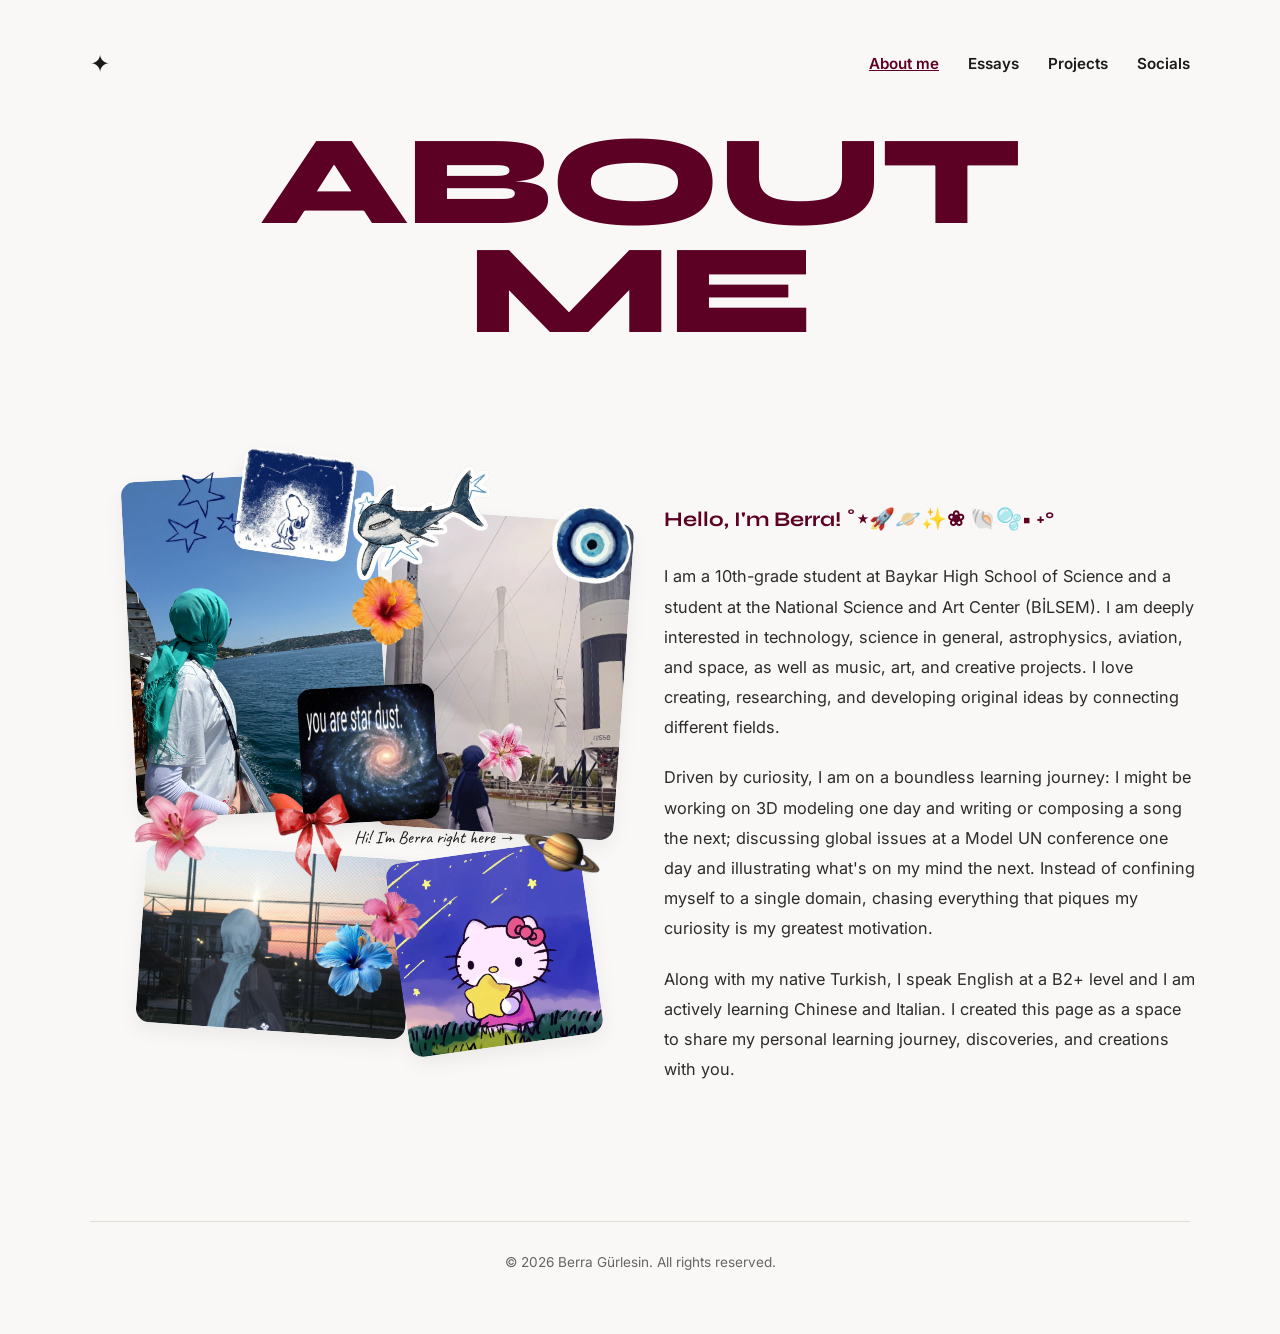
<file: index.html>
<!DOCTYPE html>
<html lang="en">
<head>
    <meta charset="UTF-8">
    <meta name="viewport" content="width=device-width, initial-scale=1.0">
    <title>Berra Gürlesin - About Me</title>
    <link rel="stylesheet" href="style.css?v=2">
    <link href="https://fonts.googleapis.com/css2?family=Caveat:wght@400;700&family=Inter:wght@400;600;700&family=Syne:wght@700;800&display=swap" rel="stylesheet">
</head>
<body>

    <div class="container">
        <header class="header">
            <span class="star-icon">✦</span>
            <nav class="nav">
                <a href="index.html" class="active">About me</a>
                <a href="essays.html">Essays</a>
                <a href="projects.html">Projects</a>
                <a href="socials.html">Socials</a>
            </nav>
        </header>

        <section>
            <h1 class="hero-title">ABOUT ME</h1>

            <div class="scrapbook-canvas">
                
                <div class="photo-card photo-2 asset"><img src="images/me-1.jpg" alt="Me 1"></div>
                <div class="photo-card photo-1 asset">
                    <img src="images/me-2.jpg" alt="Me 2">
                    <span class="handwritten-note">Hi! I'm Berra right here →</span>
                </div>
                <div class="photo-card photo-4 asset"><img src="images/me-4.jpg" alt="Me 4"></div>
                <div class="photo-card photo-5 asset"><img src="images/me-5.jpg" alt="Me 5"></div>

                
                <div class="sticker-card sticker-snoopy asset"><img src="images/snoopy.jpg" alt="Snoopy"></div>
                <div class="sticker-card sticker-galaxy asset">
                    <img src="images/galaxy.jpg" alt="Galaxy">
                </div>

                
                <img src="images/ribbon.png" class="png-ribbon asset" alt="Ribbon">
                <img src="images/saturn.png" class="png-saturn asset" alt="Saturn">
                <img src="images/whale.png" class="png-whale asset" alt="Whale">
                <img src="images/evil-eye.png" class="png-eye asset" alt="Evil Eye">
                <img src="images/stars-drawn.png" class="png-stars asset" alt="Stars Drawn">

                
                <img src="images/flower-1.png" class="png-flower-1 asset" alt="Flower 1">
                <img src="images/flower-2.png" class="png-flower-2 asset" alt="Flower 2">
                <img src="images/flower-3.png" class="png-flower-3 asset" alt="Flower 3">
                <img src="images/flower-4.png" class="png-flower-4 asset" alt="Flower 4">
                <img src="images/flower-5.png" class="png-flower-5 asset" alt="Flower 5">

                
                <div class="bio-inline">
                    <p>Hello, I'm Berra! ˚⋆🚀🪐✨❀ 🐚🫧𓇼 ˖°</p>
                    <p>I am a 10th-grade student at Baykar High School of Science and a student at the National Science and Art Center (BİLSEM). I am deeply interested in technology, science in general, astrophysics, aviation, and space, as well as music, art, and creative projects. I love creating, researching, and developing original ideas by connecting different fields.</p>
                    <p>Driven by curiosity, I am on a boundless learning journey: I might be working on 3D modeling one day and writing or composing a song the next; discussing global issues at a Model UN conference one day and illustrating what's on my mind the next. Instead of confining myself to a single domain, chasing everything that piques my curiosity is my greatest motivation.</p>
                    <p>Along with my native Turkish, I speak English at a B2+ level and I am actively learning Chinese and Italian. I created this page as a space to share my personal learning journey, discoveries, and creations with you.</p>
                </div>
            </div>
        </section>

        </body>
</html>
<div class="scrapbook-canvas">
    <!-- Masaüstünde görünen resimler burada duruyor -->
</div>

<div class="bio-single-block">
    <h2>Hello, I'm Berra! ˚⋆🚀🪐✨❀ </h2>
    <p>I am a 10th-grade student at Baykar High School of Science and a student at the National Science and Art Center (BİLSEM). I am deeply interested in technology, science in general, astrophysics, aviation, and space, as well as music, art, and creative projects. I love creating, researching, and developing original ideas by connecting different fields.</p>
    <p>Driven by curiosity, I am on a boundless learning journey: I might be working on 3D modeling one day and writing or composing a song the next; discussing global issues at a Model UN conference one day and illustrating what's on my mind the next. Instead of confining myself to a single domain, chasing everything that piques my curiosity is my greatest motivation.</p>
    <p>Along with my native Turkish, I speak English at a B2+ level and I am actively learning Chinese and Italian. I created this page as a space to share my personal learning journey, discoveries, and creations with you.</p>
</div>

        <footer>
            <p>© 2026 Berra Gürlesin. All rights reserved.</p>
        </footer>
    </div>
</file>
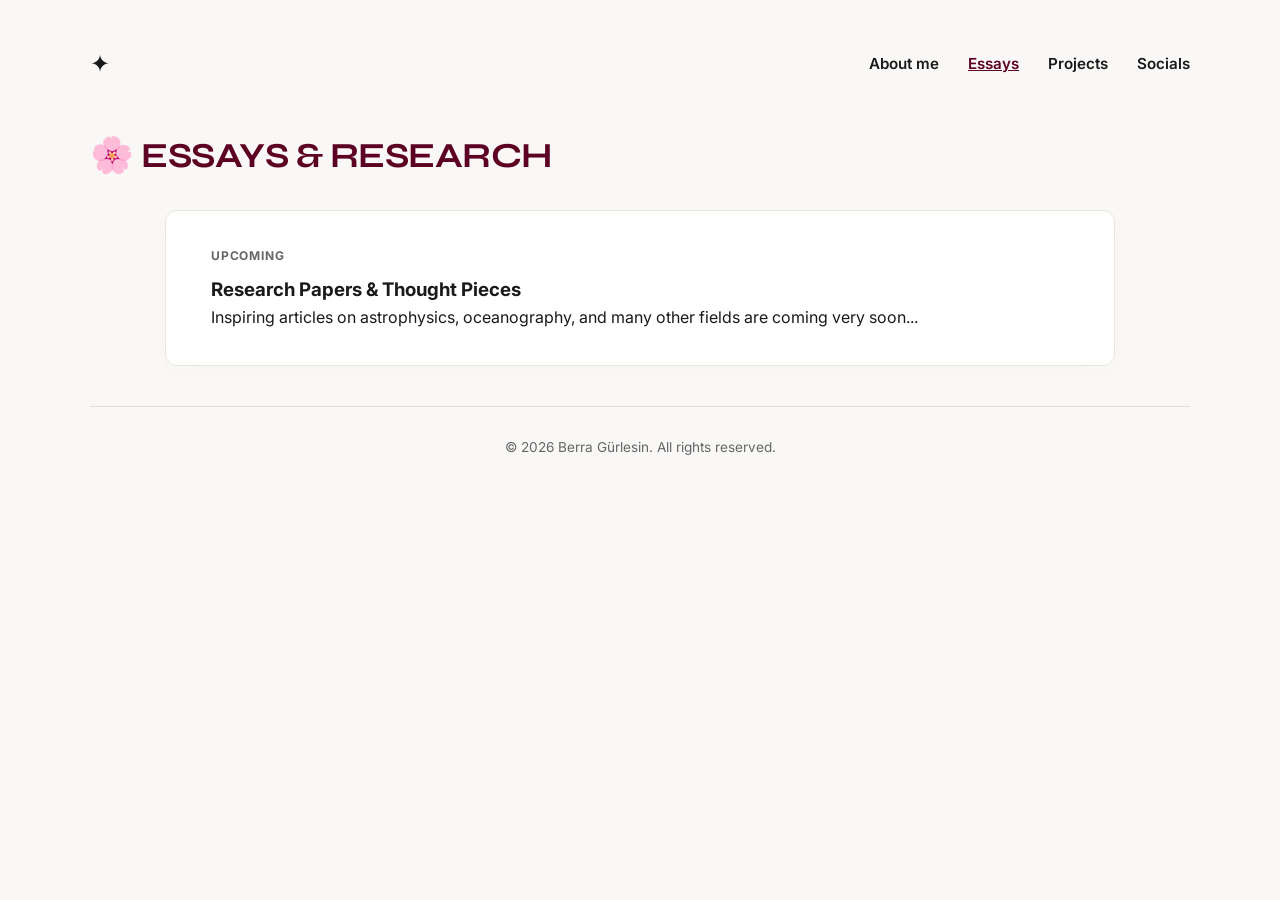
<file: essays.html>
<!DOCTYPE html>
<html lang="en">
<head>
    <meta charset="UTF-8">
    <meta name="viewport" content="width=device-width, initial-scale=1.0">
    <title>Berra Gürlesin - Essays</title>
    <link rel="stylesheet" href="style.css">
    <link href="https://fonts.googleapis.com/css2?family=Inter:wght@400;600;700&family=Syne:wght@700;800&display=swap" rel="stylesheet">
</head>
<body>

    <div class="container">
        <header class="header">
            <span class="star-icon">✦</span>
            <nav class="nav">
                <a href="index.html">About me</a>
                <a href="essays.html" class="active">Essays</a>
                <a href="projects.html">Projects</a>
                <a href="socials.html">Socials</a>
            </nav>
        </header>

        <section>
            <h2 class="section-title">🌸 ESSAYS & RESEARCH</h2>
            <div class="wide-card">
                <span class="tag">UPCOMING</span>
                <h3>Research Papers & Thought Pieces</h3>
                <p>Inspiring articles on astrophysics, oceanography, and many other fields are coming very soon...</p>
            </div>
        </section>

        <footer>
            <p>© 2026 Berra Gürlesin. All rights reserved.</p>
        </footer>
    </div>

</body>
</html>
</file>
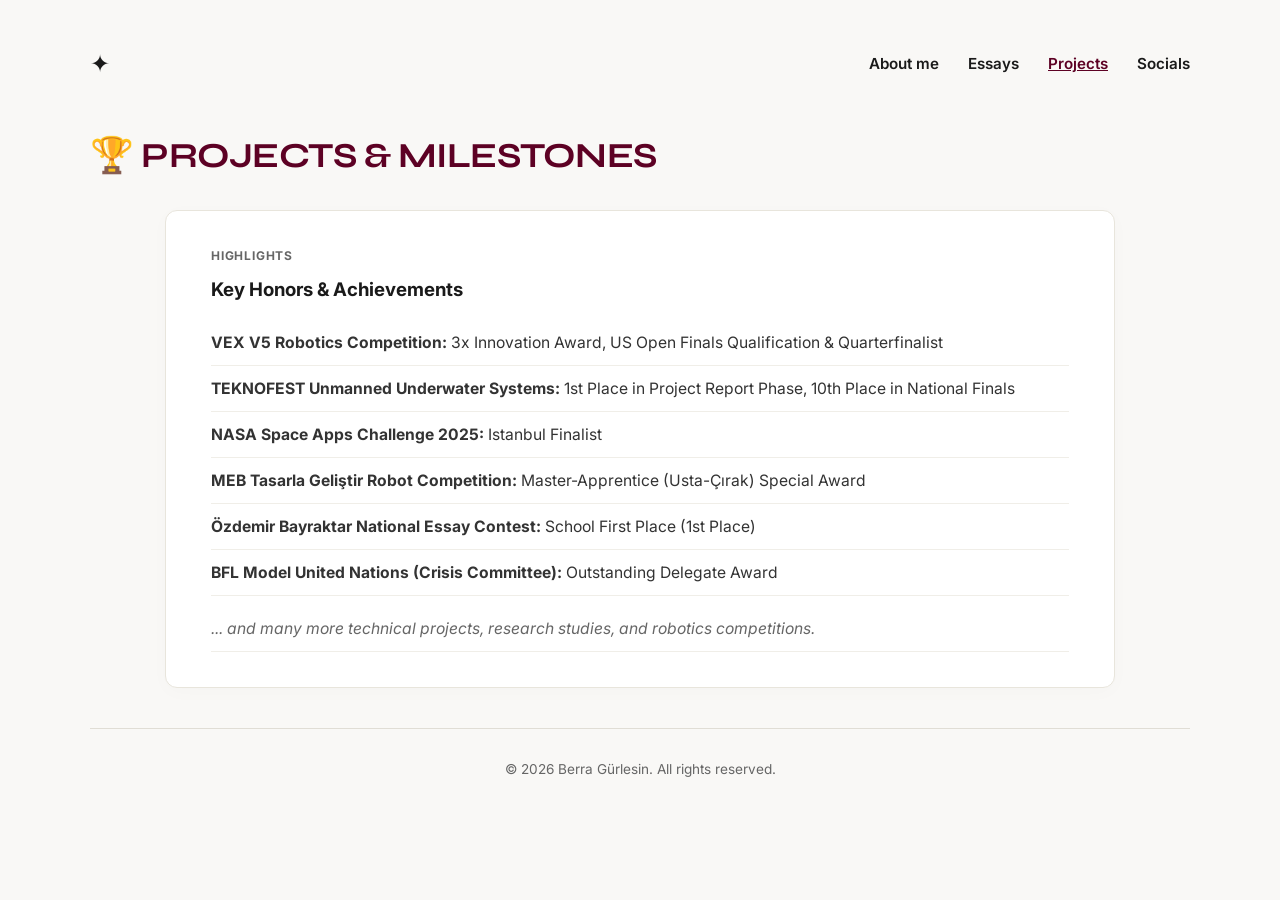
<file: projects.html>
<!DOCTYPE html>
<html lang="en">
<head>
    <meta charset="UTF-8">
    <meta name="viewport" content="width=device-width, initial-scale=1.0">
    <title>Berra Gürlesin - Projects</title>
    <link rel="stylesheet" href="style.css">
    <link href="https://fonts.googleapis.com/css2?family=Inter:wght@400;600;700&family=Syne:wght@700;800&display=swap" rel="stylesheet">
</head>
<body>

    <div class="container">
        <header class="header">
            <span class="star-icon">✦</span>
            <nav class="nav">
                <a href="index.html">About me</a>
                <a href="essays.html">Essays</a>
                <a href="projects.html" class="active">Projects</a>
                <a href="socials.html">Socials</a>
            </nav>
        </header>

        <section>
            <h2 class="section-title">🏆 PROJECTS & MILESTONES</h2>
            <div class="wide-card">
                <span class="tag">HIGHLIGHTS</span>
                <h3>Key Honors & Achievements</h3>
                <ul class="milestones-list">
                    <li><strong>VEX V5 Robotics Competition:</strong> 3x Innovation Award, US Open Finals Qualification & Quarterfinalist</li>
                    <li><strong>TEKNOFEST Unmanned Underwater Systems:</strong> 1st Place in Project Report Phase, 10th Place in National Finals</li>
                    <li><strong>NASA Space Apps Challenge 2025:</strong> Istanbul Finalist</li>
                    <li><strong>MEB Tasarla Geliştir Robot Competition:</strong> Master-Apprentice (Usta-Çırak) Special Award</li>
                    <li><strong>Özdemir Bayraktar National Essay Contest:</strong> School First Place (1st Place)</li>
                    <li><strong>BFL Model United Nations (Crisis Committee):</strong> Outstanding Delegate Award</li>
                    <li style="font-style: italic; color: #666; margin-top: 10px;">... and many more technical projects, research studies, and robotics competitions.</li>
                </ul>
            </div>
        </section>

        <footer>
            <p>© 2026 Berra Gürlesin. All rights reserved.</p>
        </footer>
    </div>

</body>
</html>
</file>
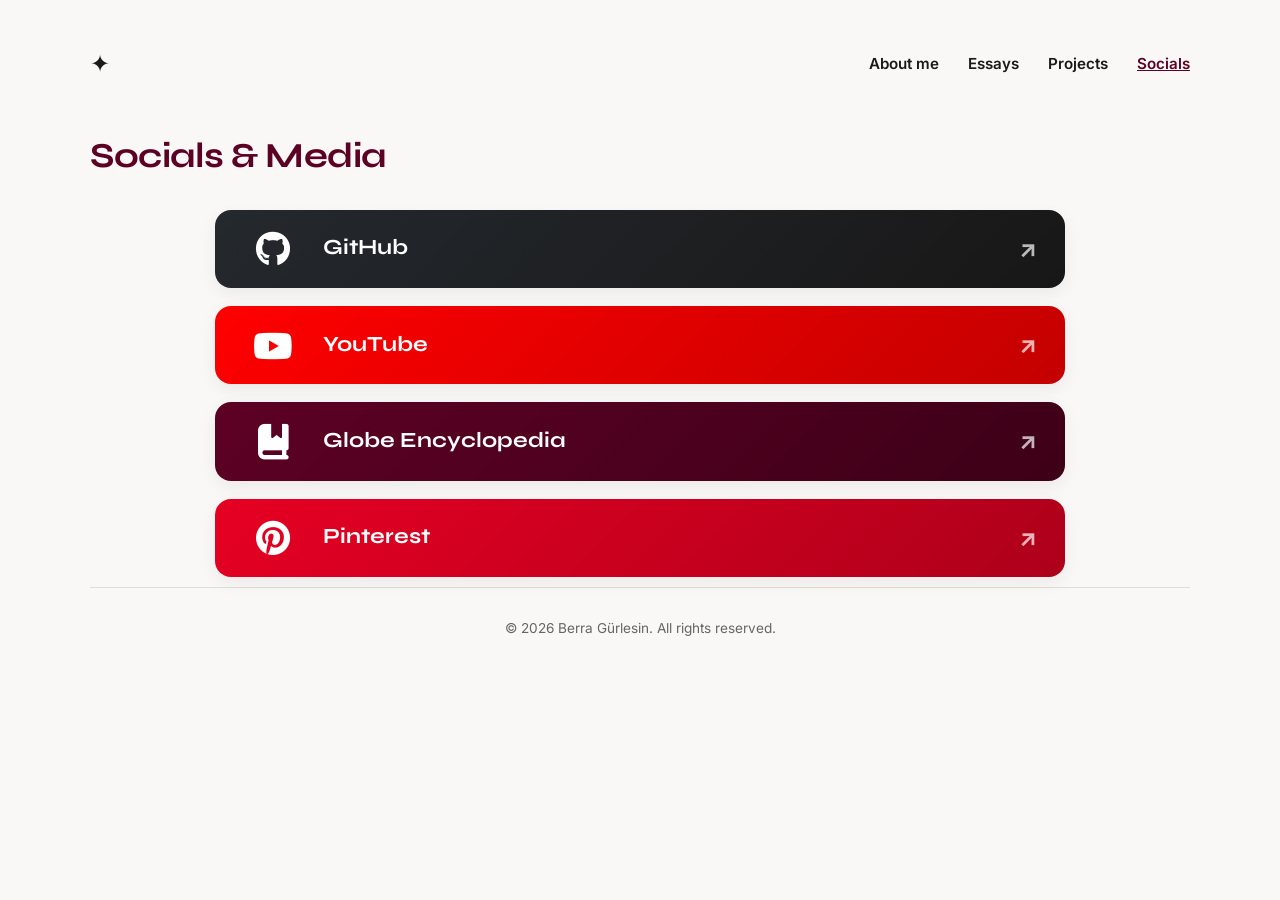
<file: socials.html>
<!DOCTYPE html>
<html lang="en">
<head>
    <meta charset="UTF-8">
    <meta name="viewport" content="width=device-width, initial-scale=1.0">
    <title>Berra Gürlesin - Socials</title>
    <link rel="stylesheet" href="style.css">
    <link href="https://fonts.googleapis.com/css2?family=Inter:wght@400;600;700&family=Syne:wght@700;800&display=swap" rel="stylesheet">
    <link rel="stylesheet" href="https://cdnjs.cloudflare.com/ajax/libs/font-awesome/6.4.0/css/all.min.css">
</head>
<body>

    <div class="container">
        <header class="header">
            <span class="star-icon">✦</span>
            <nav class="nav">
                <a href="index.html">About me</a>
                <a href="essays.html">Essays</a>
                <a href="projects.html">Projects</a>
                <a href="socials.html" class="active">Socials</a>
            </nav>
        </header>

        <section>
            <h2 class="section-title">Socials & Media</h2>
            
            <div class="social-list-container">
                
                <a href="https://github.com/berragurlesin" target="_blank" rel="noopener noreferrer" class="social-card github">
                    <div class="social-icon">
                        <i class="fa-brands fa-github"></i>
                    </div>
                    <div class="social-info">
                        <h3>GitHub</h3>
                    </div>
                    <span class="arrow">↗</span>
                </a>


                <a href="https://www.youtube.com/@BerraG%C3%BCrlesin" target="_blank" rel="noopener noreferrer" class="social-card youtube">
                    <div class="social-icon">
                        <i class="fa-brands fa-youtube"></i>
                    </div>
                    <div class="social-info">
                        <h3>YouTube</h3>
                    </div>
                    <span class="arrow">↗</span>
                </a>

                <a href="https://kureansiklopedi.com/tr/profil/berragurlesin_" target="_blank" rel="noopener noreferrer" class="social-card kure">
                    <div class="social-icon">
                        <i class="fa-solid fa-book-bookmark"></i>
                    </div>
                    <div class="social-info">
                        <h3>Globe Encyclopedia</h3>
                    </div>
                    <span class="arrow">↗</span>
                </a>

                <a href="https://tr.pinterest.com/brrgrlsn/_profile/_created/" target="_blank" rel="noopener noreferrer" class="social-card pinterest">
                    <div class="social-icon">
                        <i class="fa-brands fa-pinterest"></i>
                    </div>
                    <div class="social-info">
                        <h3>Pinterest</h3>
                    </div>
                    <span class="arrow">↗</span>
                </a>
            </div>
        </section>

        <footer>
            <p>© 2026 Berra Gürlesin. All rights reserved.</p>
        </footer>
    </div>

</body>
</html>
</file>
<file: style.css>
:root {
    --bg: #f9f8f6;
    --text: #1a1a1a;
    --muted: #666666;
    --cherry: #5D0124;
}

* {
    margin: 0;
    padding: 0;
    box-sizing: border-box;
}

body {
    background-color: var(--bg);
    color: var(--text);
    font-family: 'Inter', sans-serif;
    padding: 30px 5%;
    line-height: 1.6;
}

.container {
    max-width: 1100px;
    margin: 0 auto;
}


.header {
    display: flex;
    justify-content: space-between;
    align-items: center;
    margin-bottom: 30px;
    padding: 15px 0;
}

.star-icon {
    font-size: 1.5rem;
}

.nav a {
    color: var(--text);
    text-decoration: none;
    margin-left: 25px;
    font-size: 0.95rem;
    font-weight: 600;
    transition: opacity 0.2s;
}

.nav a:hover, .nav a.active {
    color: var(--cherry);
    text-decoration: underline;
}


.hero-title {
    font-family: 'Syne', sans-serif;
    font-size: clamp(3.5rem, 10vw, 8.5rem);
    font-weight: 800;
    text-align: center;
    line-height: 0.85;
    letter-spacing: -2px;
    color: var(--cherry);
    margin: 20px 0 5px 0;
}


.scrapbook-canvas {
    position: relative;
    left: 50%;
    transform: translateX(-50%);
    width: 95vw;
    max-width: 1400px;
    height: 820px;
    margin-bottom: 50px;
}

.asset {
    position: absolute;
    transition: transform 0.25s ease, z-index 0.25s;
}

.asset img {
    display: block;
    width: 100%;
    height: auto;
}

.photo-card img, .sticker-card img {
    border-radius: 14px;
    box-shadow: 0 8px 20px rgba(0, 0, 0, 0.06);
}


.photo-2 { width: 253px; top: 125px; left: 8%; transform: rotate(-3deg); }
.photo-1 { width: 239px; top: 165px; left: 29%; transform: rotate(4deg); }
.photo-4 { width: 270px; top: 500px; left: 9%; transform: rotate(4deg); }
.photo-5 { width: 195px; top: 500px; left: 30%; transform: rotate(-8deg); }


.sticker-snoopy { width: 113px; top: 102px; left: 17%; transform: rotate(8deg); }
.sticker-galaxy { width: 137px; top: 335px; left: 22%; transform: rotate(-3deg); }

.handwritten-note {
    font-family: 'Caveat', cursive;
    font-size: 1.1rem;
    position: absolute;
    bottom: -22px;
    left: -20px;
    white-space: nowrap;
    transform: rotate(-4deg);
}

.png-ribbon { width: 80px; top: 426px; left: 20%; transform: rotate(-8deg); z-index: 12; }
.png-saturn { width: 110px; top: 445px; left: 39%; transform: rotate(15deg); z-index: 12; }
.png-whale { width: 150px; top: 95px; left: 26%; transform: rotate(-10deg); z-index: 12; }
.png-stars { width: 93px; top: 113px; left: 10%; z-index: 12; }
.png-eye { width: 97px; top: 145px; left: 42%; transform: rotate(-12deg); z-index: 12; }

.png-flower-1 { width: 95px; top: 435px; left: 8%; transform: rotate(-10deg); z-index: 12; }
.png-flower-2 { width: 80px; top: 220px; left: 26%; transform: rotate(15deg); z-index: 12; }
.png-flower-3 { width: 62px; top: 535px; left: 27%; transform: rotate(6deg); z-index: 12; }
.png-flower-4 { width: 68px; top: 365px; left: 36%; transform: rotate(20deg); z-index: 12; }
.png-flower-5 { width: 85px; top: 565px; left: 23%; transform: rotate(-15deg); z-index: 12; }

.asset:hover {
    transform: scale(1.08) rotate(0deg);
    z-index: 50;
}

.bio-inline {
    position: absolute;
    top: 150px;
    left: 52%;
    width: 44%;
    max-width: 560px;
}

.bio-inline p {
    font-size: 1.02rem;
    color: #2b2b2b;
    line-height: 1.85;
    margin-bottom: 20px;
    font-family: 'Inter', sans-serif;
}

.bio-inline p:first-child {
    font-family: 'Syne', sans-serif;
    font-size: 1.3rem;
    font-weight: 700;
    color: var(--cherry);
    margin-bottom: 22px;
}

.bio-inline p:last-child {
    margin-bottom: 0;
}

.bio-single-block, .wide-card {
    max-width: 950px;
    margin: 0 auto 40px auto;
    background: #ffffff;
    padding: 35px 45px;
    border-radius: 12px;
    border: 1px solid #e8e5dc;
    box-shadow: 0 4px 20px rgba(0,0,0,0.02);
}

.bio-single-block p {
    margin-bottom: 15px;
    font-size: 1.05rem;
    color: #2b2b2b;
    line-height: 1.8;
}

.bio-single-block p:last-child {
    margin-bottom: 0;
}

.section-title {
    font-family: 'Syne', sans-serif;
    font-size: 2.2rem;
    color: var(--cherry);
    margin-bottom: 25px;
    letter-spacing: -0.5px;
}

.tag {
    font-size: 0.75rem;
    font-weight: 700;
    color: var(--muted);
    text-transform: uppercase;
    letter-spacing: 0.8px;
    display: block;
    margin-bottom: 10px;
}

.milestones-list {
    list-style: none;
    margin-top: 15px;
}

.milestones-list li {
    font-size: 0.98rem;
    color: #333333;
    padding: 10px 0;
    border-bottom: 1px solid #f0eee8;
}


.social-list-container {
    display: flex;
    flex-direction: column;
    gap: 18px;
    max-width: 850px;
    margin: 0 auto;
}

.social-card {
    display: flex;
    align-items: center;
    padding: 20px 28px;
    border-radius: 16px;
    text-decoration: none;
    color: #ffffff;
    transition: transform 0.25s ease, box-shadow 0.25s ease, filter 0.2s ease;
    box-shadow: 0 6px 18px rgba(0,0,0,0.06);
}

.social-card:hover {
    transform: translateY(-3px) scale(1.01);
    box-shadow: 0 12px 25px rgba(0,0,0,0.15);
    filter: brightness(1.05);
}

.social-icon {
    font-size: 2.2rem;
    width: 60px;
    display: flex;
    justify-content: center;
    align-items: center;
    margin-right: 20px;
}

.social-info {
    flex-grow: 1;
}

.social-info h3 {
    font-family: 'Syne', sans-serif;
    font-size: 1.35rem;
    font-weight: 700;
    margin-bottom: 3px;
}

.social-info p {
    font-size: 0.92rem;
    opacity: 0.9;
    font-weight: 400;
}

.arrow {
    font-size: 1.5rem;
    font-weight: bold;
    opacity: 0.7;
    transition: transform 0.2s;
}

.social-card:hover .arrow {
    transform: translateX(4px);
    opacity: 1;
}


.social-card.github { background: linear-gradient(135deg, #24292e, #181717); }
.social-card.youtube { background: linear-gradient(135deg, #ff0000, #c40000); }
.social-card.kure { background: linear-gradient(135deg, #5D0124, #3d0017); }
.social-card.pinterest { background: linear-gradient(135deg, #e60023, #ad001a); }
footer {
    text-align: center;
    padding: 30px 0;
    color: var(--muted);
    font-size: 0.85rem;
    border-top: 1px solid #e0ddd5;
    margin-top: 50px;
}

@media screen and (min-width: 769px) {
    .bio-single-block {
        display: none !important;
    }
}

@media screen and (max-width: 768px) {

   
    .scrapbook-canvas {
        display: none !important;
    }

    body, main, .container {
        width: 100% !important;
        max-width: 100% !important;
        padding-left: 15px !important;
        padding-right: 15px !important;
        margin: 0 !important;
        box-sizing: border-box !important;
    }

    .bio-single-block {
        display: block !important;
        visibility: visible !important;
        position: static !important;
        width: 100% !important;
        max-width: 100% !important;
        margin: 20px 0 !important;
        padding: 20px 15px !important;
        background: #ffffff !important;
        border-radius: 12px !important;
        border: 1px solid #e8e5dc !important;
        box-sizing: border-box !important;
    }

    .bio-single-block h2,
    .bio-single-block h1 {
        font-size: 1.3rem !important;
        color: #5D0124 !important;
        margin-bottom: 12px !important;
        line-height: 1.4 !important;
    }

    .bio-single-block p {
        font-size: 0.95rem !important;
        line-height: 1.65 !important;
        color: #1a1a1a !important;
        margin-bottom: 12px !important;
        white-space: normal !important;
        word-wrap: break-word !important;
    }


    footer, 
    .footer, 
    .copyright, 
    [class*="copyright"], 
    [id*="copyright"] {
        display: block !important;
        position: static !important;
        top: auto !important;
        bottom: auto !important;
        left: auto !important;
        right: auto !important;
        transform: none !important;
        margin-top: 30px !important;
        margin-bottom: 25px !important;
        width: 100% !important;
        text-align: center !important;
        clear: both !important;
    }
}

@media screen and (min-width: 769px) {
   
    .bio-single-block {
        display: none !important;
    }

    .scrapbook-canvas {
        height: 425px !important;
        margin-bottom: 10px !important;
    }

    footer {
        margin-top: 10px !important;
    }
}
</file>
